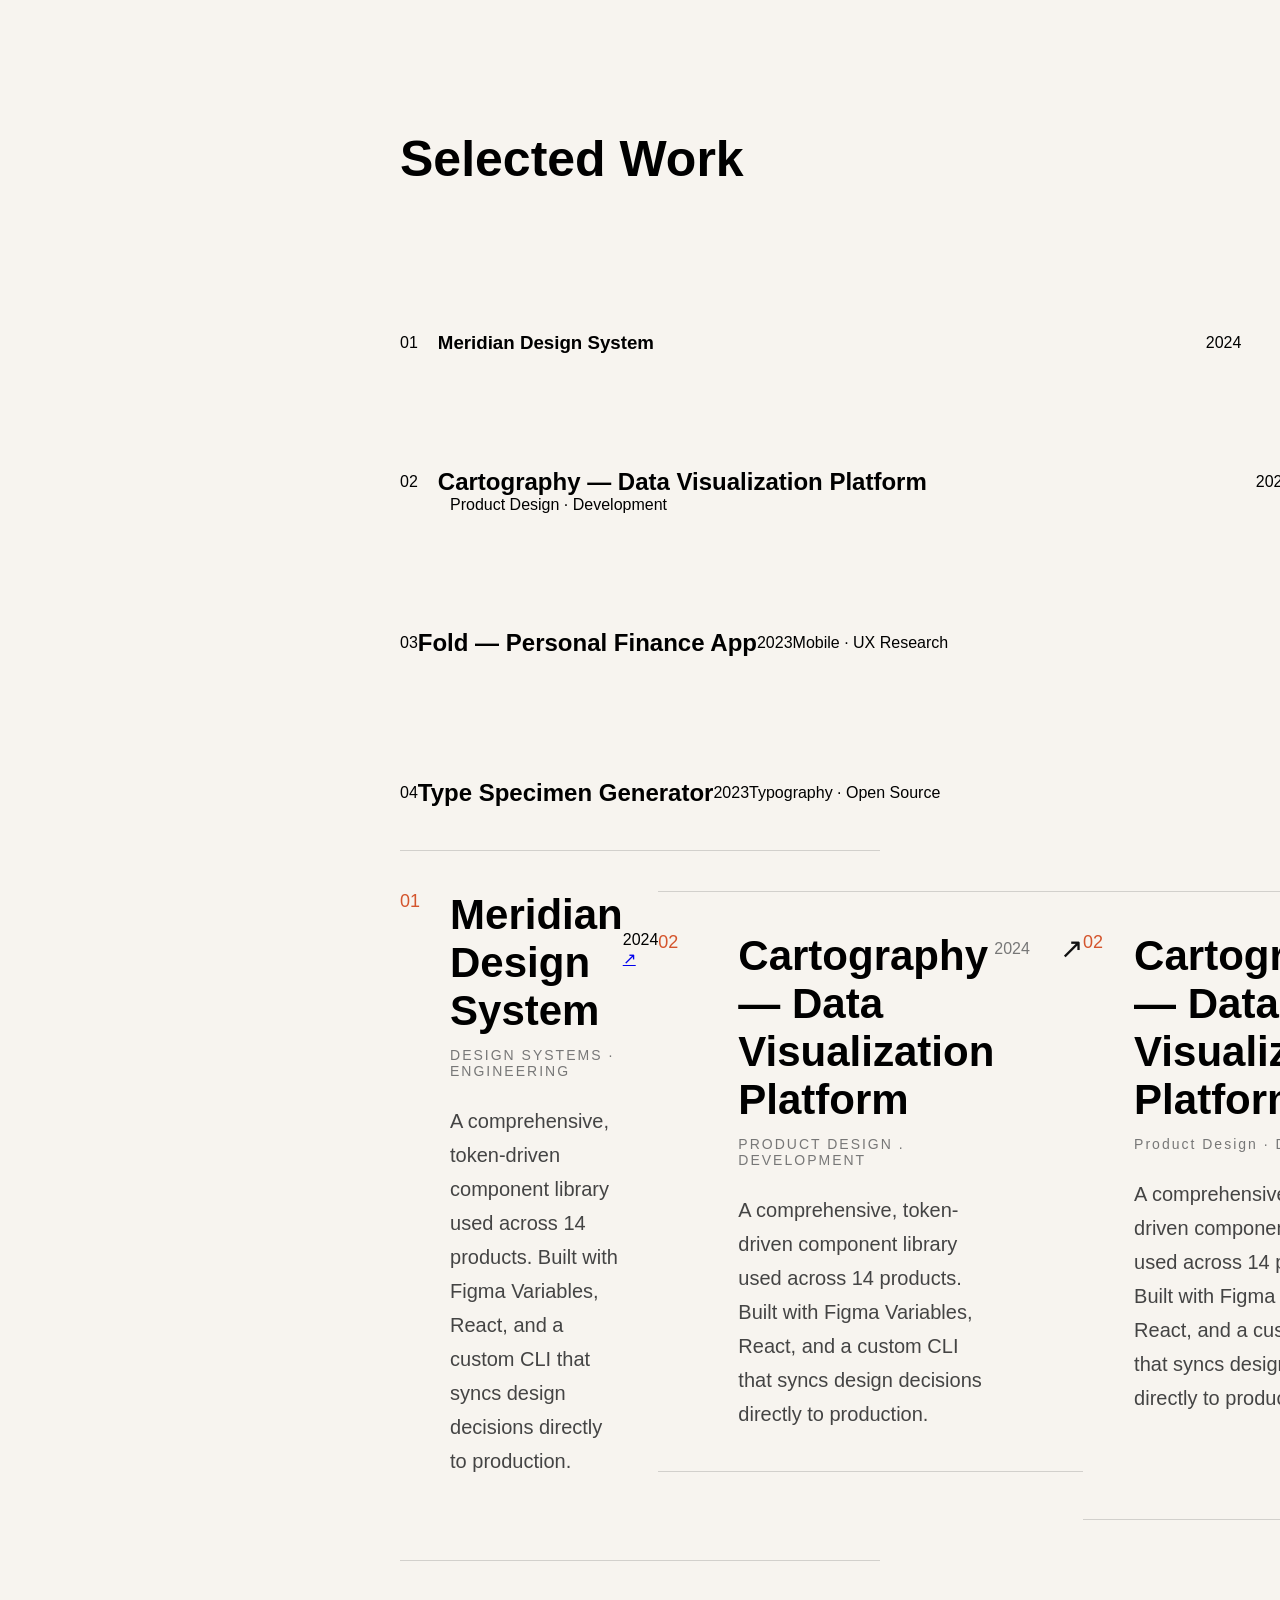
<file: e.html>
<!DOCTYPE html>
<html lang="en">

<head>
    <meta charset="UTF-8">
    <meta name="viewport" content="width=device-width, initial-scale=1.0">
    <title>Document</title>
</head>
<style>
    #work {
        margin: 0 350px;
        height: 80vh;
    }

    .heading {
        margin: 80px 0;
        display: flex;
        width: 80vw;
        justify-content: space-between;
    }

    .heading h2 {
        font-size: 50px;
    }

    .project {
        margin-top: 40px;
    }

    .project-container {
        display: flex;
        flex-direction: column;
    }

    .design-system {
        display: flex;
        width: 80vw;
        height: 50px;
        margin: 50px 0;
        display: flex;
        align-items: center;
    }

    .design-system h3 {
        width: 60vw;
        margin-left: 20px;
    }

    .data-platform {
        width: 80vw;
        height: 50px;
        margin: 50px 0;
    }

    .platform-container {
        display: flex;
        align-items: center;

    }

    .data-platform h2 {
        width: 60vw;
        margin-left: 20px;
    }

    .personal-app {
        display: flex;
        width: 80vw;
        height: 50px;
        margin: 50px 0;
        display: flex;
        align-items: center;
    }

    .data-platform p {
        margin: 0 50px;
    }

    .speecimenmen-generator {
        display: flex;
        width: 80vw;
        height: 50px;
        margin: 50px 0;
        display: flex;
        align-items: center;
    }

    * {
        margin: 0;
        padding: 0;
        box-sizing: border-box;
    }

    body {
        font-family: Inter, sans-serif;
        background: #f7f4ef;
        padding: 50px;
    }

    .project-card {

        display: flex;
        justify-content: space-between;
        align-items: flex-start;

        padding: 40px 0;

        border-top: 1px solid rgba(0, 0, 0, .15);
        border-bottom: 1px solid rgba(0, 0, 0, .15);

    }

    .number {

        width: 50px;
        color: #d4552d;
        font-size: 18px;

    }

    .project-content {

        flex: 1;
        margin-left: 30px;

    }

    .project-content h2 {

        font-size: 42px;
        font-weight: 700;
        margin-bottom: 12px;

    }

    .category {

        letter-spacing: 2px;
        font-size: 14px;
        color: #777;
        margin-bottom: 25px;

    }

    .description {

        max-width: 900px;
        font-size: 20px;
        line-height: 1.7;
        color: #444;

    }

    .project-right {

        display: flex;
        align-items: center;
        gap: 30px;

    }

    .project-right span {

        color: #777;

    }

    .project-right a {

        text-decoration: none;
        font-size: 28px;
        color: #111;
        transition: .3s;

    }

    .project-right a:hover {

        transform: translate(5px, -5px);

    }
</style>

<body>
    <section id="work">

        <div class="work-globe">

            <div class="heading">

                <h2>Selected Work</h2>

                <div class="project">

                    <span>4 Project</span>

                </div>

            </div>

            <div class="underline"></div>

            <div class="project-container">

                <div class="design-system">
                    <div class="span-01">
                        <span>01</span>
                    </div>
                    <h3>
                        Meridian Design System</h3>
                    <div class="span-2024">
                        <span>
                            2024
                        </span>
                    </div>
                </div>

                <div class="underline"></div>

                <div class="data-platform">
                    <div class="platform-container">
                        <div class="data-span">
                            <span>02</span>
                        </div>
                        <div class="data-heading">
                            <h2>Cartography — Data Visualization Platform</h2>
                        </div>
                        <div class="data-para">
                            <p>2024</p>
                        </div>
                    </div>
                    <p>
                        Product Design · Development
                    </p>
                </div>

                <div class="underline"></div>

                <div class="personal-app">
                    <div class="span-03">
                        <span>03</span>
                    </div>
                    <h2>Fold — Personal Finance App</h2>
                    <div class="span-2023-03">
                        <span>2023</span>
                    </div>
                    <div class="para-3">
                        <p>Mobile · UX Research</p>
                    </div>
                </div>

                <div class="underline"></div>

                <div class="speecimenmen-generator">
                    <div class="span-04">
                        <span>04</span>
                    </div>
                    <h2>Type Specimen Generator</h2>
                    <div class="span-2023-04">
                        <span>2023</span>
                    </div>
                    <div class="para-4">
                        <p>Typography · Open Source</p>
                    </div>
                </div>
            </div>

            <div class="underline"></div>

        </div>

    </section>

    <section id="work">
        <div class="project-card">

            <span class="number">01</span>

            <div class="project-content">
                <h2>Meridian Design System</h2>

                <p class="category">
                    DESIGN SYSTEMS · ENGINEERING
                </p>

                <p class="description">
                    A comprehensive, token-driven component library used across 14 products.
                    Built with Figma Variables, React, and a custom CLI that syncs design
                    decisions directly to production.
                </p>
            </div>

            <div class="project -right">
                <span>2024</span>
                <a href="#">↗</a>
            </div>


            <div class="project-card">

                <span class="number">02</span>

                <div class="project-content">
                    <h2> Cartography — Data Visualization Platform</h2>

                    <p class="category">
                        PRODUCT DESIGN . DEVELOPMENT
                    </p>

                    <p class="description">
                        A comprehensive, token-driven component library used across 14 products.
                        Built with Figma Variables, React, and a custom CLI that syncs design
                        decisions directly to production.
                    </p>
                </div>

                <div class="project-right">
                    <span>2024</span>
                    <a href="#">↗</a>
                </div>

            </div>


           <div class="project-card">

            <span class="number">02</span>

            <div class="project-content">
                <h2>Cartography — Data Visualization Platform</h2>

                <p class="category">
                    Product Design · Development
                </p>

                <p class="description">
                    A comprehensive, token-driven component library used across 14 products.
                    Built with Figma Variables, React, and a custom CLI that syncs design
                    decisions directly to production.
                </p>
            </div>

            <div class="project -right">
                <span>2024</span>
                <a href="#">↗</a>
            </div>


            <div class="project-card">

                <span class="number">02</span>

                <div class="project-content">
                    <h2> Cartography — Data Visualization Platform</h2>

                    <p class="category">
                        PRODUCT DESIGN . DEVELOPMENT
                    </p>

                    <p class="description">
                        A comprehensive, token-driven component library used across 14 products.
                        Built with Figma Variables, React, and a custom CLI that syncs design
                        decisions directly to production.
                    </p>
                </div>

                <div class="project-right">
                    <span>2024</span>
                    <a href="#">↗</a>
                </div>

            </div>
    </section>
</body>

</html>
</file>
